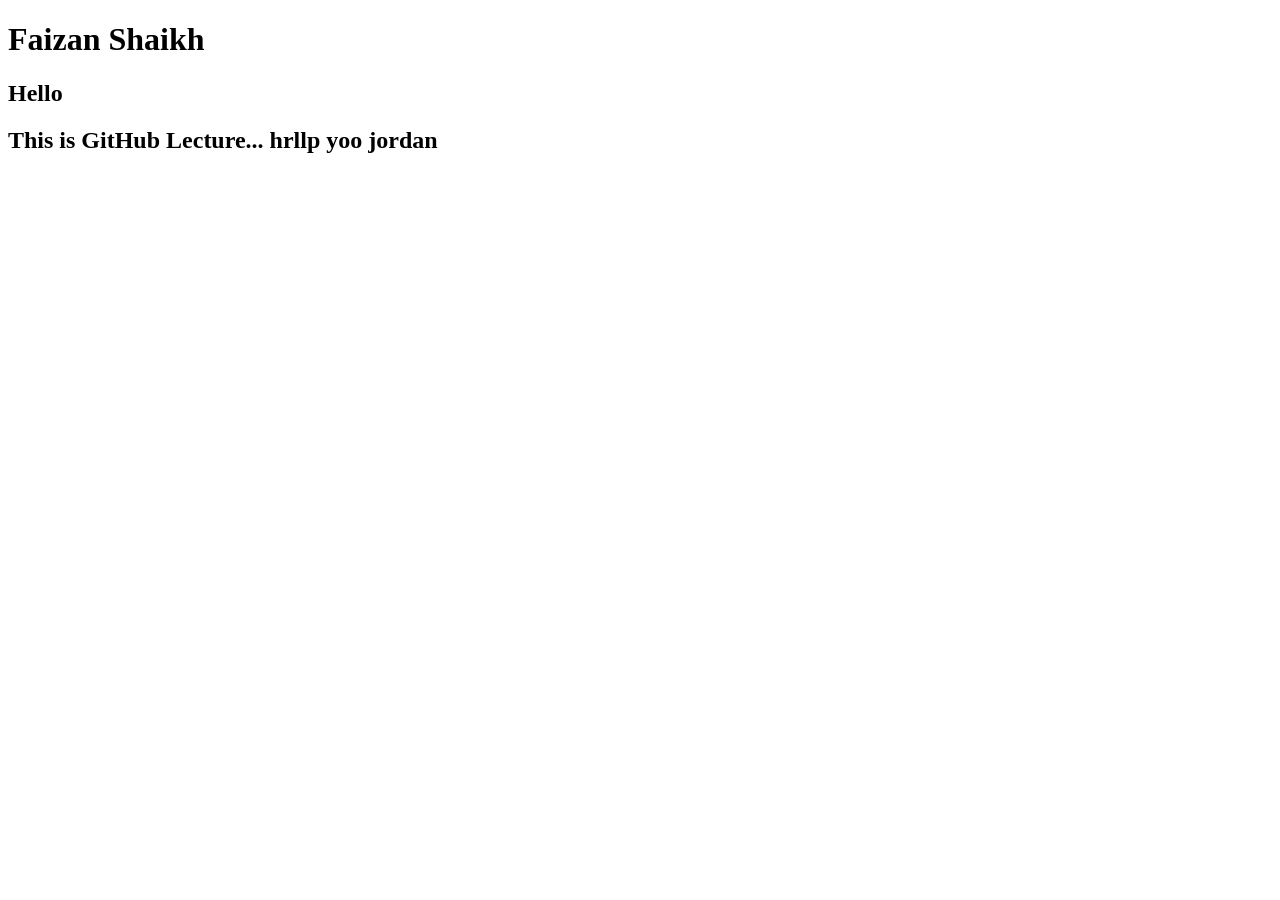
<file: index.html>
<!DOCTYPE html>
<html lang="en">
<head>
    <meta charset="UTF-8">
    <meta name="viewport" content="width=device-width, initial-scale=1.0">
    <title>Document</title>
</head>
<body>
    <h1>Faizan Shaikh</h1>
    <h2>Hello</h2>
    <h2>This is GitHub Lecture... hrllp yoo jordan </h2>
</body>
</html>
</file>
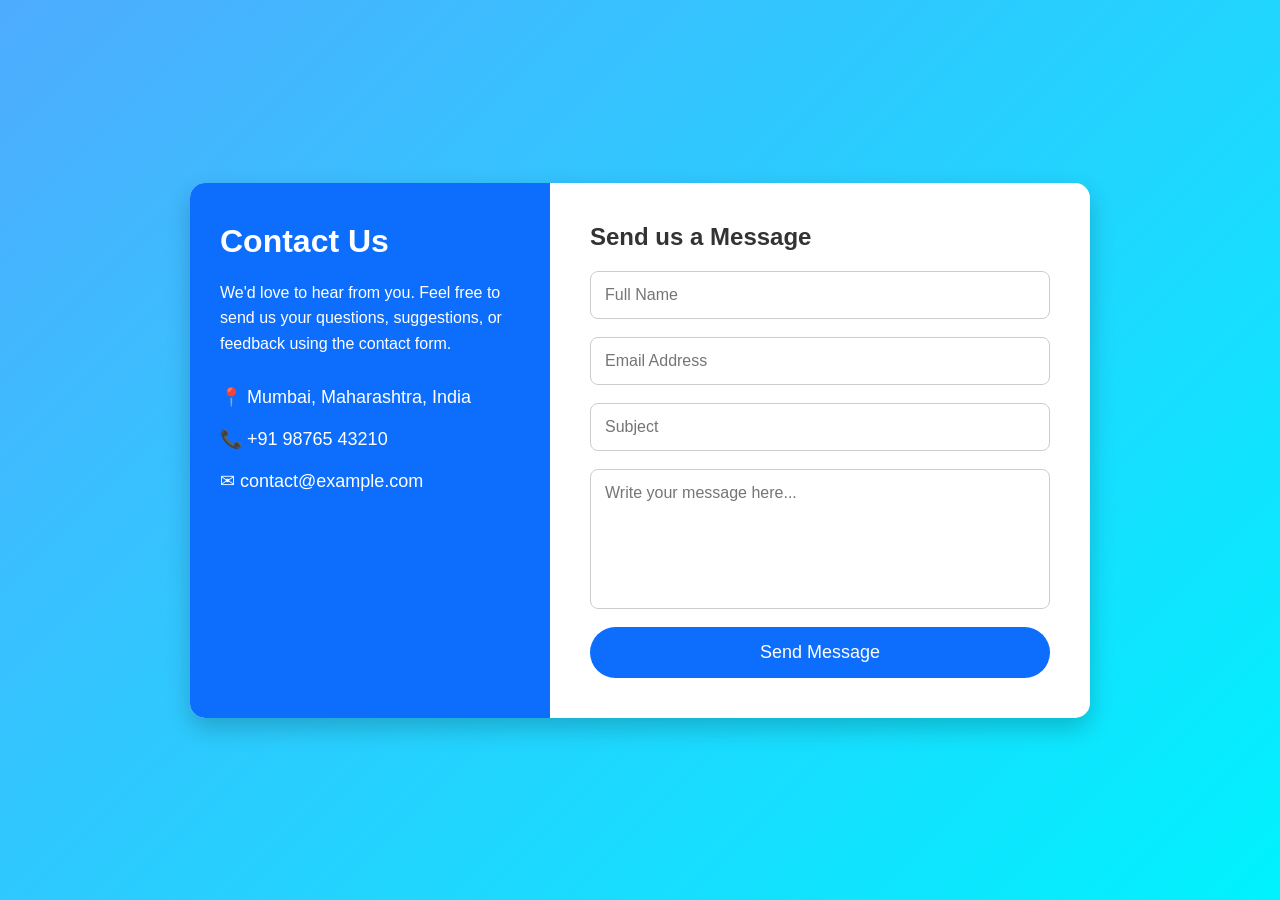
<file: contact.html>
<!DOCTYPE html>
<html lang="en">
<head>
    <meta charset="UTF-8">
    <meta name="viewport" content="width=device-width, initial-scale=1.0">
    <title>Contact Us</title>

    <style>
        *{
            margin:0;
            padding:0;
            box-sizing:border-box;
            font-family: 'Segoe UI', Tahoma, Geneva, Verdana, sans-serif;
        }

        body{
            background:linear-gradient(135deg,#4facfe,#00f2fe);
            display:flex;
            justify-content:center;
            align-items:center;
            min-height:100vh;
            padding:20px;
        }

        .container{
            background:#fff;
            width:100%;
            max-width:900px;
            display:flex;
            border-radius:15px;
            overflow:hidden;
            box-shadow:0 10px 25px rgba(0,0,0,0.2);
        }

        .left{
            width:40%;
            background:#0d6efd;
            color:#fff;
            padding:40px 30px;
        }

        .left h2{
            margin-bottom:20px;
            font-size:32px;
        }

        .left p{
            margin-bottom:30px;
            line-height:1.6;
        }

        .info{
            margin-bottom:20px;
            font-size:18px;
        }

        .right{
            width:60%;
            padding:40px;
        }

        .right h2{
            color:#333;
            margin-bottom:20px;
        }

        form{
            display:flex;
            flex-direction:column;
        }

        input,
        textarea{
            width:100%;
            padding:14px;
            margin-bottom:18px;
            border:1px solid #ccc;
            border-radius:8px;
            font-size:16px;
            transition:.3s;
        }

        input:focus,
        textarea:focus{
            border-color:#0d6efd;
            outline:none;
            box-shadow:0 0 8px rgba(13,110,253,.3);
        }

        textarea{
            resize:none;
            height:140px;
        }

        button{
            background:#0d6efd;
            color:white;
            border:none;
            padding:15px;
            border-radius:30px;
            font-size:18px;
            cursor:pointer;
            transition:.3s;
        }

        button:hover{
            background:#084298;
            transform:translateY(-2px);
        }

        @media(max-width:768px){

            .container{
                flex-direction:column;
            }

            .left,
            .right{
                width:100%;
            }
        }
    </style>
</head>
<body>

<div class="container">

    <div class="left">
        <h2>Contact Us</h2>

        <p>
            We'd love to hear from you. Feel free to send us your questions,
            suggestions, or feedback using the contact form.
        </p>

        <div class="info">
            📍 Mumbai, Maharashtra, India
        </div>

        <div class="info">
            📞 +91 98765 43210
        </div>

        <div class="info">
            ✉ contact@example.com
        </div>
    </div>

    <div class="right">

        <h2>Send us a Message</h2>

        <form action="#" method="post">

            <input type="text" placeholder="Full Name" required>

            <input type="email" placeholder="Email Address" required>

            <input type="text" placeholder="Subject">

            <textarea placeholder="Write your message here..." required></textarea>

            <button type="submit">Send Message</button>

        </form>

    </div>

</div>

</body>
</html>
</file>
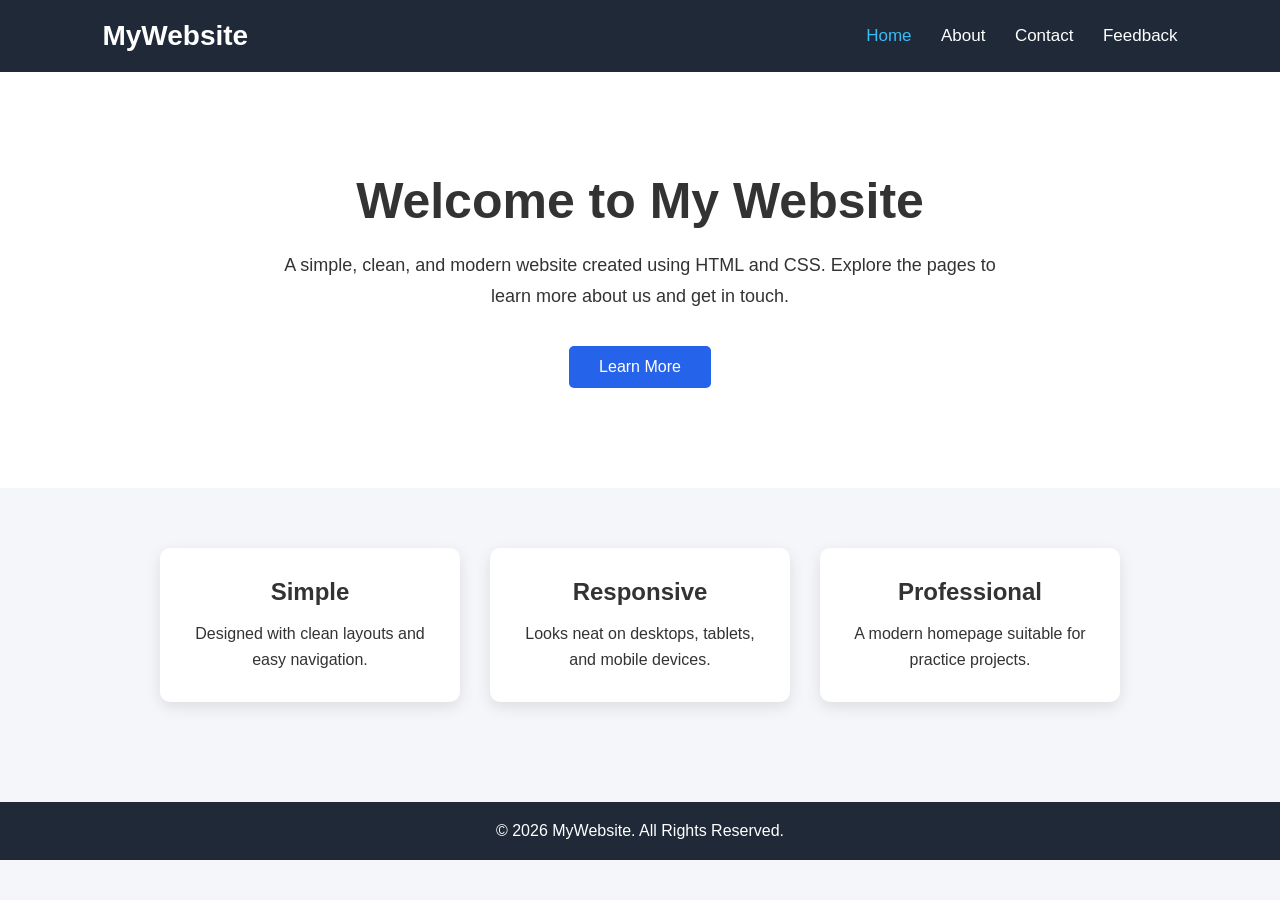
<file: home.html>
<!DOCTYPE html>
<html lang="en">
<head>
    <meta charset="UTF-8">
    <meta name="viewport" content="width=device-width, initial-scale=1.0">
    <title>Home</title>
    <link rel="stylesheet" href="style.css">
</head>
<body>

    <header>
        <div class="logo">MyWebsite</div>

        <nav>
            <a href="index.html" class="active">Home</a>
            <a href="about.html">About</a>
            <a href="contact.html">Contact</a>
            <a href="feedback.html">Feedback</a>
        </nav>
    </header>

    <section class="hero">
        <h1>Welcome to My Website</h1>
        <p>
            A simple, clean, and modern website created using HTML and CSS.
            Explore the pages to learn more about us and get in touch.
        </p>

        <a href="about.html" class="btn">Learn More</a>
    </section>

    <section class="features">

        <div class="card">
            <h2>Simple</h2>
            <p>Designed with clean layouts and easy navigation.</p>
        </div>

        <div class="card">
            <h2>Responsive</h2>
            <p>Looks neat on desktops, tablets, and mobile devices.</p>
        </div>

        <div class="card">
            <h2>Professional</h2>
            <p>A modern homepage suitable for practice projects.</p>
        </div>

    </section>

    <footer>
        <p>&copy; 2026 MyWebsite. All Rights Reserved.</p>
    </footer>

</body>
</html>
</file>
<file: style.css>
*{
    margin:0;
    padding:0;
    box-sizing:border-box;
    font-family:Arial, Helvetica, sans-serif;
}

body{
    background:#f4f6f9;
    color:#333;
}

header{
    display:flex;
    justify-content:space-between;
    align-items:center;
    padding:20px 8%;
    background:#1f2937;
}

.logo{
    color:white;
    font-size:28px;
    font-weight:bold;
}

nav a{
    color:white;
    text-decoration:none;
    margin-left:25px;
    font-size:17px;
    transition:.3s;
}

nav a:hover,
nav .active{
    color:#38bdf8;
}

.hero{
    text-align:center;
    padding:100px 20px;
    background:white;
}

.hero h1{
    font-size:50px;
    margin-bottom:20px;
}

.hero p{
    width:60%;
    margin:auto;
    font-size:18px;
    line-height:1.7;
    margin-bottom:35px;
}

.btn{
    display:inline-block;
    text-decoration:none;
    background:#2563eb;
    color:white;
    padding:12px 30px;
    border-radius:5px;
    transition:.3s;
}

.btn:hover{
    background:#1d4ed8;
}

.features{
    display:flex;
    justify-content:center;
    gap:30px;
    padding:60px 8%;
    flex-wrap:wrap;
}

.card{
    background:white;
    width:300px;
    padding:30px;
    border-radius:10px;
    text-align:center;
    box-shadow:0 5px 15px rgba(0,0,0,0.1);
}

.card h2{
    margin-bottom:15px;
}

.card p{
    line-height:1.6;
}

footer{
    background:#1f2937;
    color:white;
    text-align:center;
    padding:20px;
    margin-top:40px;
}
</file>
